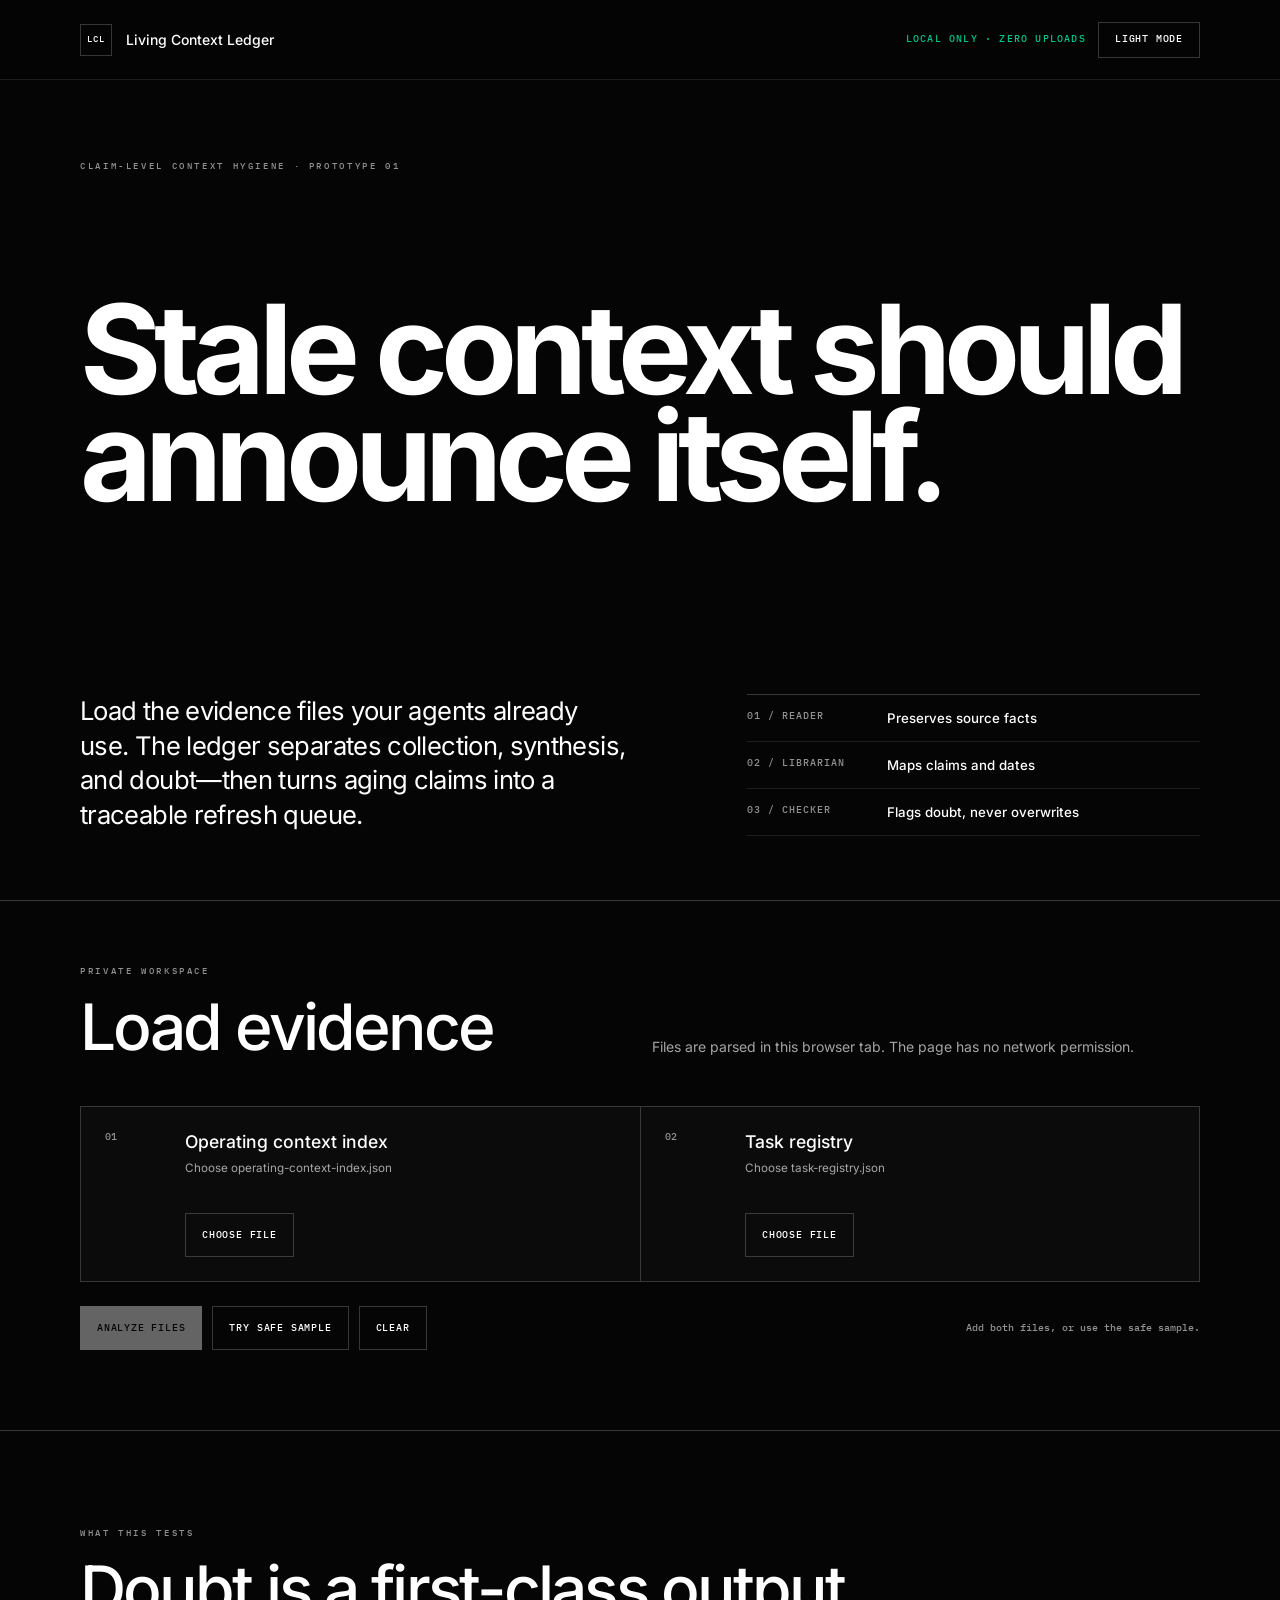
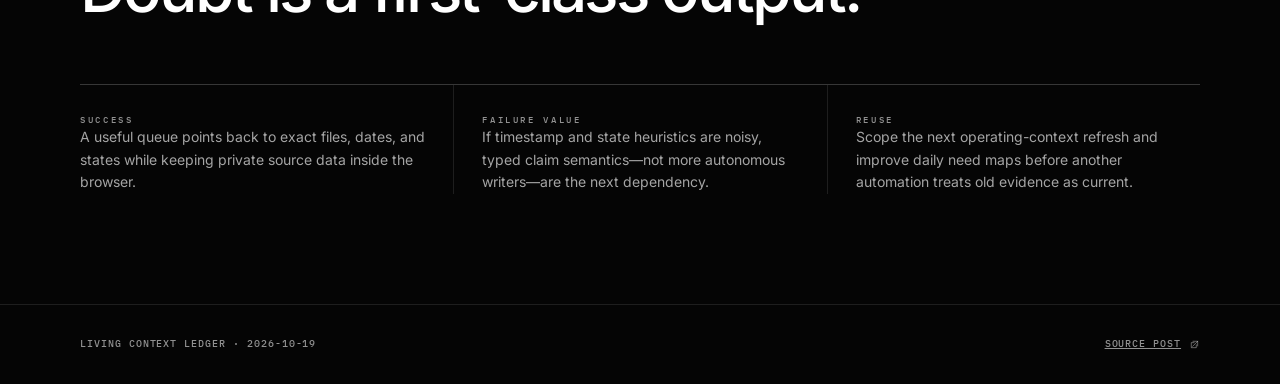
<file: living-context-ledger/index.html>
<!doctype html>
<html lang="en" data-theme="dark">
<head>
  <meta charset="utf-8">
  <meta name="viewport" content="width=device-width,initial-scale=1">
  <meta name="robots" content="noindex,nofollow,noarchive">
  <meta name="referrer" content="no-referrer">
  <meta http-equiv="Content-Security-Policy" content="default-src 'self'; script-src 'self'; style-src 'self'; font-src 'self'; img-src 'self' data:; connect-src 'none'; object-src 'none'; base-uri 'none'; form-action 'none'">
  <title>Living Context Ledger</title>
  <link rel="stylesheet" href="house.css">
  <link rel="stylesheet" href="icons.css">
  <link rel="stylesheet" href="styles.css">
  <script src="app.js" defer></script>
</head>
<body>
  <a class="skip-link" href="#workspace">Skip to workspace</a>
  <svg class="sprite" aria-hidden="true"><use href="icons.svg#check"></use></svg>
  <header class="topbar">
    <a class="brand focus-link" href="#top" aria-label="Living Context Ledger home">
      <span class="brand-mark">LCL</span>
      <span>Living Context Ledger</span>
    </a>
    <div class="topbar-actions">
      <span class="privacy-state" data-ontology-signal="verified">Local only · zero uploads</span>
      <button class="button button-quiet" id="themeToggle" type="button" aria-label="Switch to light mode">Light mode</button>
    </div>
  </header>

  <main id="top">
    <section class="hero" aria-labelledby="hero-title">
      <p class="eyebrow">Claim-level context hygiene · Prototype 01</p>
      <h1 id="hero-title">Stale context should announce itself.</h1>
      <div class="hero-grid">
        <p class="lede">Load the evidence files your agents already use. The ledger separates collection, synthesis, and doubt—then turns aging claims into a traceable refresh queue.</p>
        <div class="principle-ledger" aria-label="Processing contract">
          <div><span>01 / Reader</span><strong>Preserves source facts</strong></div>
          <div><span>02 / Librarian</span><strong>Maps claims and dates</strong></div>
          <div><span>03 / Checker</span><strong>Flags doubt, never overwrites</strong></div>
        </div>
      </div>
    </section>

    <section class="workspace" id="workspace" aria-labelledby="workspace-title">
      <div class="section-heading">
        <div>
          <p class="eyebrow">Private workspace</p>
          <h2 id="workspace-title">Load evidence</h2>
        </div>
        <p>Files are parsed in this browser tab. The page has no network permission.</p>
      </div>

      <div class="input-grid">
        <label class="file-control focus-scope" for="contextFile">
          <span class="file-index">01</span>
          <span class="file-copy"><strong>Operating context index</strong><small id="contextStatus">Choose operating-context-index.json</small></span>
          <input id="contextFile" type="file" accept="application/json,.json">
          <span class="button file-button">Choose file</span>
        </label>
        <label class="file-control focus-scope" for="tasksFile">
          <span class="file-index">02</span>
          <span class="file-copy"><strong>Task registry</strong><small id="tasksStatus">Choose task-registry.json</small></span>
          <input id="tasksFile" type="file" accept="application/json,.json">
          <span class="button file-button">Choose file</span>
        </label>
      </div>

      <div class="workspace-actions">
        <button class="button button-primary" id="analyzeButton" type="button" disabled>Analyze files</button>
        <button class="button" id="sampleButton" type="button">Try safe sample</button>
        <button class="button" id="clearButton" type="button">Clear</button>
        <span class="action-note" id="actionNote" role="status" aria-live="polite">Add both files, or use the safe sample.</span>
      </div>
      <div class="error-banner" id="errorBanner" role="alert" hidden></div>
    </section>

    <section class="results" id="results" aria-labelledby="results-title" hidden>
      <div class="section-heading results-heading">
        <div>
          <p class="eyebrow">Checker output</p>
          <h2 id="results-title">Refresh queue</h2>
        </div>
        <button class="button" id="exportButton" type="button">
          <svg class="ontology-icon" aria-hidden="true"><use href="icons.svg#arrow-forward"></use></svg>
          Export JSON
        </button>
      </div>

      <div class="metrics" aria-label="Ledger summary">
        <div class="metric"><span>Claims mapped</span><strong id="metricClaims">0</strong></div>
        <div class="metric"><span>Current</span><strong id="metricCurrent" data-ontology-signal="current">0</strong></div>
        <div class="metric"><span>Aging</span><strong id="metricAging">0</strong></div>
        <div class="metric"><span>Stale / unknown</span><strong id="metricStale">0</strong></div>
        <div class="metric"><span>Doubt flags</span><strong id="metricFlags">0</strong></div>
      </div>

      <div class="filter-row" aria-label="Filter refresh queue">
        <button class="filter is-active" data-filter="all" data-ontology-signal="active" type="button">All</button>
        <button class="filter" data-filter="stale" type="button">Stale</button>
        <button class="filter" data-filter="aging" type="button">Aging</button>
        <button class="filter" data-filter="current" type="button">Current</button>
        <button class="filter" data-filter="unknown" type="button">Unknown</button>
      </div>

      <div class="queue" id="queue" aria-live="polite"></div>
      <div class="empty-state" id="emptyState" hidden>
        <p class="eyebrow">No matching claims</p>
        <h3>The selected filter is clear.</h3>
        <p>Choose another status or load newer evidence.</p>
      </div>
    </section>

    <section class="judgment" aria-labelledby="judgment-title">
      <p class="eyebrow">What this tests</p>
      <h2 id="judgment-title">Doubt is a first-class output.</h2>
      <div class="judgment-grid">
        <div>
          <span class="label">Success</span>
          <p>A useful queue points back to exact files, dates, and states while keeping private source data inside the browser.</p>
        </div>
        <div>
          <span class="label">Failure value</span>
          <p>If timestamp and state heuristics are noisy, typed claim semantics—not more autonomous writers—are the next dependency.</p>
        </div>
        <div>
          <span class="label">Reuse</span>
          <p>Scope the next operating-context refresh and improve daily need maps before another automation treats old evidence as current.</p>
        </div>
      </div>
    </section>
  </main>

  <footer>
    <span>Living Context Ledger · 2026-10-19</span>
    <a class="focus-link" href="https://x.com/i/status/2111837226006921640" target="_blank" rel="noopener noreferrer">
      Source post
      <svg class="ontology-icon" aria-hidden="true"><use href="icons.svg#arrow-external"></use></svg>
    </a>
  </footer>
</body>
</html>
</file>
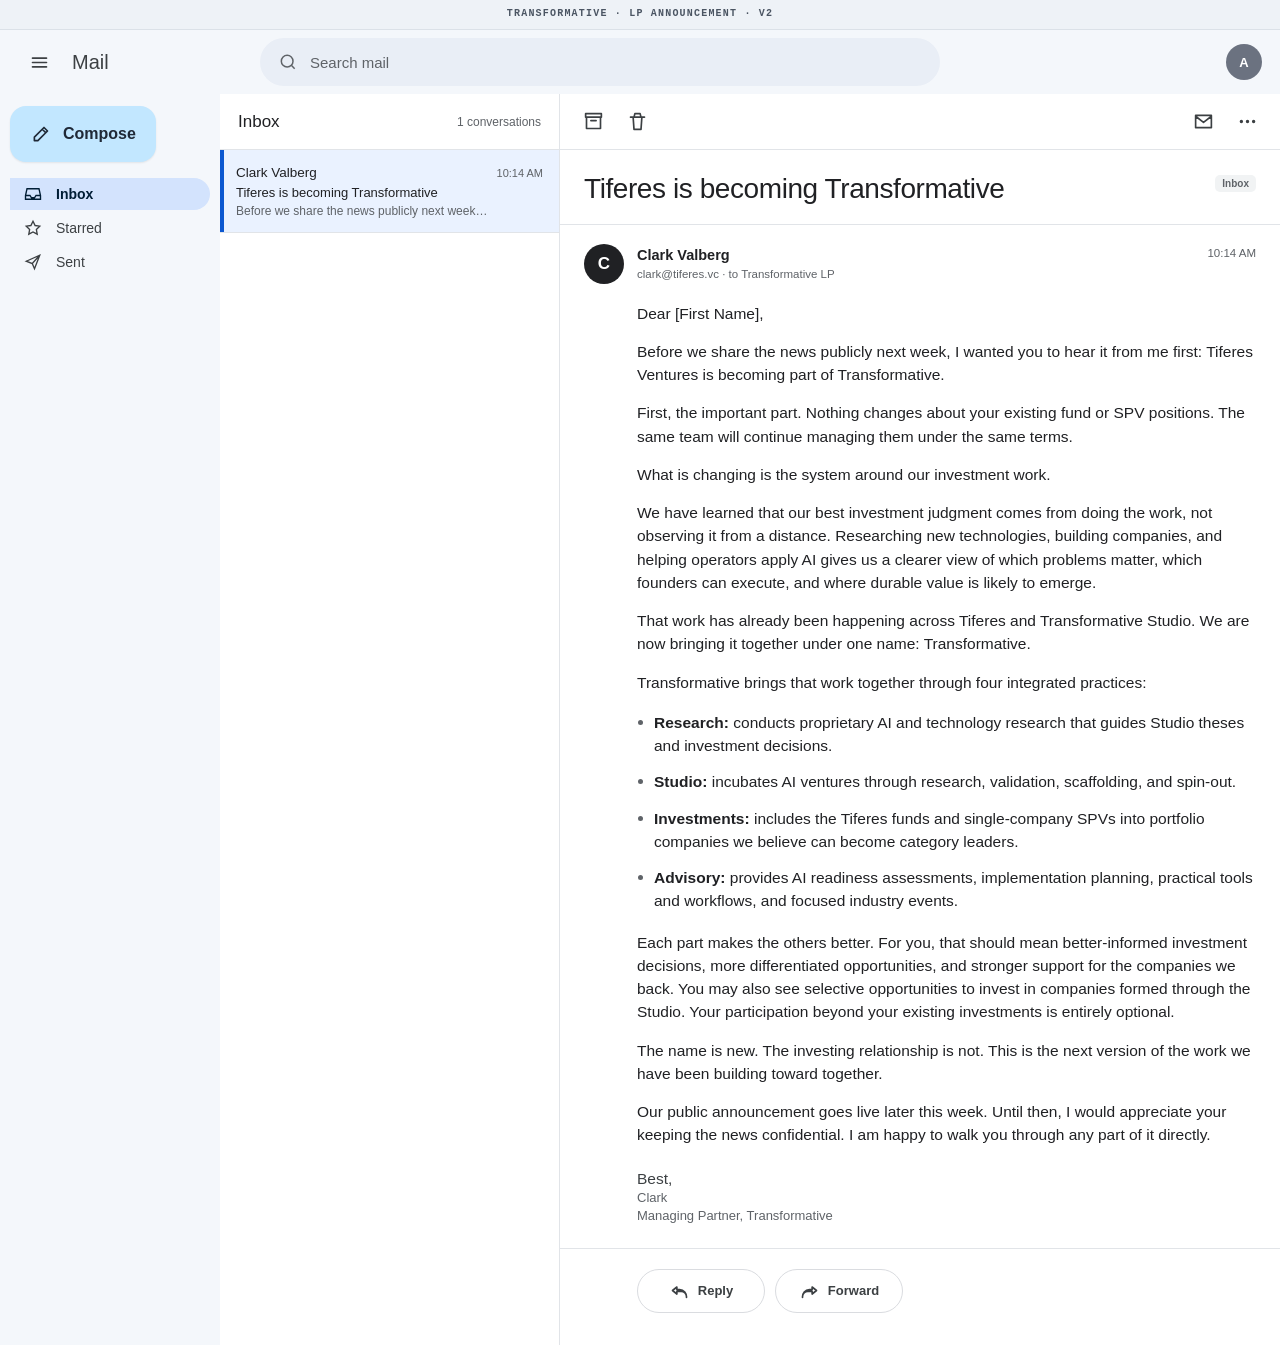
<file: transformative-future-email-preview/index.html>
<!doctype html>
<html lang="en">
<head>
  <meta charset="utf-8">
  <meta name="viewport" content="width=device-width, initial-scale=1, viewport-fit=cover">
  <meta name="robots" content="noindex,nofollow,noarchive">
  <title>Transformative · LP announcement · v2 · Tiferes is becoming Transformative</title>
  <style>:root {
  color-scheme: light;
  --ink: #202124;
  --muted: #5f6368;
  --faint: #80868b;
  --rule: #e1e4e8;
  --canvas: #f4f7fb;
  --paper: #ffffff;
  --soft: #f7f8fa;
  --selected: #d3e3fd;
  --blue: #0b57d0;
  --blue-soft: #c2e7ff;
  --shadow: 0 24px 70px rgba(34, 48, 67, .14);
}

* { box-sizing: border-box; }

html, body {
  margin: 0;
  min-height: 100%;
  max-width: 100%;
  overflow-x: hidden;
}

body {
  background: var(--canvas);
  color: var(--ink);
  font-family: Arial, Helvetica, sans-serif;
  -webkit-font-smoothing: antialiased;
}

button, a { -webkit-tap-highlight-color: transparent; }
button { font: inherit; }

.project-label {
  min-height: 30px;
  padding: 8px 18px;
  display: flex;
  align-items: center;
  justify-content: center;
  color: #4b5563;
  background: #eef2f7;
  border-bottom: 1px solid #dbe1e8;
  font: 700 10px/1.25 ui-monospace, SFMono-Regular, Menlo, Consolas, monospace;
  letter-spacing: .12em;
  text-align: center;
  text-transform: uppercase;
}

.mail-app {
  min-height: calc(100vh - 30px);
  display: grid;
  grid-template-rows: 64px minmax(0, 1fr);
  background: var(--paper);
}

.app-topbar {
  position: sticky;
  top: 0;
  z-index: 20;
  display: grid;
  grid-template-columns: 220px minmax(280px, 680px) 1fr;
  gap: 22px;
  align-items: center;
  padding: 8px 18px;
  background: var(--canvas);
}

.brand-row { display: flex; align-items: center; gap: 12px; min-width: 0; }
.brand-row strong { font-size: 20px; font-weight: 500; color: #3c4043; }

.icon-button {
  width: 42px;
  height: 42px;
  border: 0;
  border-radius: 50%;
  display: grid;
  place-items: center;
  color: #3c4043;
  background: transparent;
  cursor: default;
}
.icon-button:focus-visible, .reply-action:focus-visible, .compose-button:focus-visible, .link-card:focus-visible {
  outline: 3px solid rgba(11, 87, 208, .35);
  outline-offset: 2px;
}
.icon-button svg, .reply-action svg, .compose-button svg {
  width: 21px;
  height: 21px;
  fill: none;
  stroke: currentColor;
  stroke-width: 1.9;
  stroke-linecap: round;
  stroke-linejoin: round;
}

.search-bar {
  height: 48px;
  display: flex;
  align-items: center;
  gap: 12px;
  padding: 0 18px;
  color: var(--muted);
  background: #e9eef6;
  border-radius: 24px;
  font-size: 15px;
}
.search-bar svg { width: 20px; height: 20px; fill: none; stroke: currentColor; stroke-width: 1.8; }
.account-dot { justify-self: end; width: 36px; height: 36px; border-radius: 50%; background: #6b7280; color: white; display: grid; place-items: center; font-size: 13px; font-weight: 700; }

.app-body { min-height: 0; display: grid; grid-template-columns: 220px 340px minmax(0, 1fr); }

.nav-pane { min-width: 0; padding: 12px 10px 24px; background: var(--canvas); }
.compose-button {
  min-width: 142px;
  min-height: 56px;
  padding: 0 20px;
  border: 0;
  border-radius: 16px;
  display: flex;
  align-items: center;
  gap: 12px;
  color: #1f2937;
  background: var(--blue-soft);
  font-weight: 700;
  box-shadow: 0 1px 2px rgba(0,0,0,.08);
}
.nav-list { margin-top: 16px; display: grid; gap: 2px; }
.nav-item { height: 32px; padding: 0 14px; border-radius: 0 16px 16px 0; display: flex; align-items: center; gap: 14px; color: #3c4043; font-size: 14px; }
.nav-item.active { background: var(--selected); color: #001d35; font-weight: 700; }
.nav-item svg { width: 18px; height: 18px; fill: none; stroke: currentColor; stroke-width: 1.8; }

.inbox-pane { min-width: 0; border-right: 1px solid var(--rule); background: var(--paper); }
.inbox-title { height: 56px; padding: 0 18px; display: flex; align-items: center; justify-content: space-between; border-bottom: 1px solid var(--rule); }
.inbox-title h2 { margin: 0; font-size: 17px; font-weight: 500; }
.inbox-count { color: var(--muted); font-size: 12px; }
.inbox-list { display: grid; }
.inbox-item { min-width: 0; padding: 15px 16px 14px; border-bottom: 1px solid var(--rule); background: var(--paper); }
.inbox-item.selected { background: #eaf2ff; box-shadow: inset 4px 0 0 var(--blue); }
.inbox-item.unread .inbox-sender, .inbox-item.unread .inbox-subject { font-weight: 700; }
.inbox-line { display: flex; gap: 10px; align-items: baseline; }
.inbox-sender, .inbox-subject, .inbox-preview { min-width: 0; overflow: hidden; text-overflow: ellipsis; white-space: nowrap; }
.inbox-sender { flex: 1; font-size: 13.5px; font-weight: 500; }
.inbox-time { color: var(--muted); font-size: 11px; white-space: nowrap; }
.inbox-subject { margin-top: 5px; font-size: 13px; }
.inbox-preview { margin-top: 4px; color: var(--muted); font-size: 12px; }

.thread-pane { min-width: 0; background: var(--paper); }
.thread-toolbar {
  position: sticky;
  top: 64px;
  z-index: 10;
  height: 56px;
  display: flex;
  align-items: center;
  justify-content: space-between;
  padding: 0 12px;
  background: rgba(255,255,255,.97);
  border-bottom: 1px solid var(--rule);
}
.toolbar-group { display: flex; align-items: center; gap: 2px; }
.mobile-back { display: none; }

.thread-content { width: min(100%, 820px); margin: 0 auto; }
.thread-head { padding: 22px 24px 18px; }
.subject-row { display: flex; gap: 10px; align-items: flex-start; }
.subject-row h1 { min-width: 0; margin: 0; flex: 1; color: #202124; font-size: clamp(22px, 2.2vw, 28px); line-height: 1.2; font-weight: 500; letter-spacing: -.015em; overflow-wrap: anywhere; }
.inbox-chip { margin-top: 3px; padding: 3px 7px; border-radius: 5px; background: #f1f3f4; color: #5f6368; font-size: 10px; font-weight: 700; white-space: nowrap; }

.message { border-top: 1px solid var(--rule); padding: 19px 24px 22px; }
.message-meta { display: grid; grid-template-columns: 42px minmax(0, 1fr) auto; gap: 11px; align-items: start; }
.avatar { width: 40px; height: 40px; border-radius: 50%; display: grid; place-items: center; color: white; font-weight: 700; font-size: 17px; }
.sender-line { min-width: 0; padding-top: 2px; }
.sender-name { font-size: 14.5px; line-height: 1.25; font-weight: 700; white-space: nowrap; overflow: hidden; text-overflow: ellipsis; }
.sender-detail { margin-top: 3px; color: var(--muted); font-size: 11.5px; line-height: 1.3; white-space: nowrap; overflow: hidden; text-overflow: ellipsis; }
.message-time { padding-top: 3px; color: var(--muted); font-size: 11.5px; white-space: nowrap; }

.message-body { margin: 18px 2px 0 53px; max-width: 680px; font-size: 15.5px; line-height: 1.5; }
.message-body p { margin: 0 0 15px; overflow-wrap: anywhere; }
.inline-link { color: var(--blue); text-decoration: underline; text-decoration-thickness: 1px; text-underline-offset: 2px; }
.inline-link:hover { text-decoration-thickness: 2px; }
.resource-links { margin: 0 0 15px; }
.resource-links__label { display: block; margin-bottom: 4px; color: inherit; font-size: inherit; font-weight: 400; letter-spacing: 0; text-transform: none; }
.resource-links ul { margin: 0; padding-left: 20px; }
.resource-links li { margin: 0 0 3px; line-height: inherit; }
.resource-links li span { margin-left: 6px; color: inherit; font-size: inherit; }
.link-card { display: block; margin: 17px 0; padding: 13px 14px; border: 1px solid #dadce0; border-radius: 10px; text-decoration: none; color: var(--ink); }
.link-card:hover { background: #f8fafd; border-color: #c9d4e5; }
.link-card strong { display: block; color: var(--blue); font-size: 14px; line-height: 1.3; }
.link-card span { display: block; margin-top: 4px; color: var(--muted); font-size: 12px; line-height: 1.35; }
.key-points { margin: 17px 0 18px; padding: 0; list-style: none; }
.key-points li { position: relative; margin: 0 0 13px; padding-left: 17px; }
.key-points li::before { content: ""; position: absolute; left: 1px; top: .58em; width: 5px; height: 5px; border-radius: 50%; background: #5f6368; }
.key-points strong { font-weight: 700; }
.key-points--numbered { padding-left: 24px; list-style: decimal; }
.key-points--numbered li { padding-left: 5px; }
.key-points--numbered li::before { content: none; }
.signature { margin-top: 21px; color: #3c4043; line-height: 1.4; }
.signature span { display: block; }
.signature span + span { color: var(--muted); font-size: 13px; }

.reply-row { display: flex; gap: 10px; padding: 20px 24px 32px 77px; border-top: 1px solid var(--rule); }
.reply-action { min-width: 128px; min-height: 44px; padding: 0 20px; border: 1px solid #dadce0; border-radius: 22px; background: white; color: #3c4043; font-size: 13px; font-weight: 700; display: flex; align-items: center; justify-content: center; gap: 8px; }

@media (max-width: 1180px) {
  .app-topbar { grid-template-columns: 72px minmax(280px, 620px) 1fr; }
  .brand-row strong { display: none; }
  .app-body { grid-template-columns: 72px 300px minmax(0, 1fr); }
  .nav-pane { padding-inline: 6px; }
  .compose-button { min-width: 56px; width: 56px; padding: 0; justify-content: center; }
  .compose-button span, .nav-item span { display: none; }
  .nav-item { width: 48px; padding: 0; justify-content: center; border-radius: 16px; margin-inline: auto; }
}

@media (max-width: 899px) {
  .app-topbar { grid-template-columns: 60px minmax(0, 1fr) 42px; gap: 10px; padding-inline: 10px; }
  .app-body { grid-template-columns: 64px minmax(0, 1fr); }
  .inbox-pane { display: none; }
  .thread-toolbar { top: 64px; }
  .thread-content { width: min(100%, 760px); }
}

@media (max-width: 639px) {
  body { background: var(--paper); }
  .project-label { min-height: 28px; padding: 7px 10px; font-size: 9px; }
  .mail-app { min-height: calc(100vh - 28px); display: block; }
  .app-topbar, .nav-pane { display: none; }
  .app-body { display: block; }
  .thread-toolbar { top: 0; height: 56px; }
  .mobile-back { display: grid; }
  .thread-head { padding: 18px 18px 16px; }
  .subject-row h1 { font-size: 23px; }
  .inbox-chip { display: none; }
  .message { padding: 18px 18px 20px; }
  .message-body { margin-left: 0; max-width: none; }
  .reply-row { padding: 18px 18px 26px; }
  .reply-action { flex: 1; min-width: 0; }
}

@media (min-width: 1440px) {
  .mail-app { width: min(1540px, calc(100vw - 48px)); min-height: calc(100vh - 66px); margin: 18px auto; border-radius: 18px; overflow: hidden; box-shadow: var(--shadow); }
  .app-topbar { position: static; }
  .thread-toolbar { top: 0; }
}

@media (prefers-reduced-motion: reduce) {
  * { scroll-behavior: auto !important; }
}
</style>
</head>
<body>
  <div class="project-label">Transformative · LP announcement · v2</div>
  <main class="mail-app" aria-label="Responsive email thread simulation">
    <header class="app-topbar">
      <div class="brand-row"><button class="icon-button" aria-label="Menu"><svg viewBox="0 0 24 24" aria-hidden="true"><path d="M4 7h16M4 12h16M4 17h16"/></svg></button><strong>Mail</strong></div>
      <div class="search-bar"><svg viewBox="0 0 24 24" aria-hidden="true"><circle cx="11" cy="11" r="7"/><path d="m16 16 4 4"/></svg><span>Search mail</span></div>
      <div class="account-dot" aria-label="Sample account">A</div>
    </header>
    <div class="app-body">
      <aside class="nav-pane" aria-label="Mailbox navigation">
        <button class="compose-button"><svg viewBox="0 0 24 24" aria-hidden="true"><path d="M5 19h4L20 8l-4-4L5 15v4zm9-13 4 4"/></svg><span>Compose</span></button>
        <nav class="nav-list">
          <div class="nav-item active"><svg viewBox="0 0 24 24" aria-hidden="true"><path d="M4 5h16l2 9v5H2v-5l2-9zm-2 9h6l2 3h4l2-3h6"/></svg><span>Inbox</span></div>
          <div class="nav-item"><svg viewBox="0 0 24 24" aria-hidden="true"><path d="m12 3 2.8 5.7 6.2.9-4.5 4.4 1.1 6.2-5.6-3-5.6 3 1.1-6.2L3 9.6l6.2-.9L12 3z"/></svg><span>Starred</span></div>
          <div class="nav-item"><svg viewBox="0 0 24 24" aria-hidden="true"><path d="m3 11 18-8-7 18-3-7-8-3zm8 3L21 3"/></svg><span>Sent</span></div>
        </nav>
      </aside>
      <aside class="inbox-pane" aria-label="Inbox messages">
        <div class="inbox-title"><h2>Inbox</h2><span class="inbox-count">1 conversations</span></div>
        <div class="inbox-list">
      <div class="inbox-item selected">
        <div class="inbox-line"><div class="inbox-sender">Clark Valberg</div><time class="inbox-time">10:14 AM</time></div>
        <div class="inbox-subject">Tiferes is becoming Transformative</div>
        <div class="inbox-preview">Before we share the news publicly next week…</div>
      </div></div>
      </aside>
      <section class="thread-pane" aria-label="Selected email thread">
        <nav class="thread-toolbar" aria-label="Email actions">
          <div class="toolbar-group"><button class="icon-button mobile-back" aria-label="Back"><svg viewBox="0 0 24 24" aria-hidden="true"><path d="M19 12H5m6-6-6 6 6 6"/></svg></button><button class="icon-button" aria-label="Archive"><svg viewBox="0 0 24 24" aria-hidden="true"><path d="M4 7h16v13H4zM3 3h18v4H3zm6 8h6"/></svg></button><button class="icon-button" aria-label="Delete"><svg viewBox="0 0 24 24" aria-hidden="true"><path d="M4 7h16M9 3h6l1 4H8l1-4zm-2 4 1 14h8l1-14"/></svg></button></div>
          <div class="toolbar-group"><button class="icon-button" aria-label="Mark unread"><svg viewBox="0 0 24 24" aria-hidden="true"><path d="M3 5h18v14H3zM3 6l9 7 9-7"/></svg></button><button class="icon-button" aria-label="More"><svg viewBox="0 0 24 24" aria-hidden="true"><circle cx="5" cy="12" r="1"/><circle cx="12" cy="12" r="1"/><circle cx="19" cy="12" r="1"/></svg></button></div>
        </nav>
        <div class="thread-content">
          <header class="thread-head">
            <div class="subject-row"><h1>Tiferes is becoming Transformative</h1><span class="inbox-chip">Inbox</span></div>
          </header>
          
      <article class="message">
        <header class="message-meta">
          <div class="avatar" style="background:#202124">C</div>
          <div class="sender-line">
            <div class="sender-name">Clark Valberg</div>
            <div class="sender-detail">clark@tiferes.vc · to Transformative LP</div>
          </div>
          <time class="message-time">10:14 AM</time>
        </header>
        <div class="message-body"><p>Dear [First Name],</p><p>Before we share the news publicly next week, I wanted you to hear it from me first: Tiferes Ventures is becoming part of Transformative.</p><p>First, the important part. Nothing changes about your existing fund or SPV positions. The same team will continue managing them under the same terms.</p><p>What is changing is the system around our investment work.</p><p>We have learned that our best investment judgment comes from doing the work, not observing it from a distance. Researching new technologies, building companies, and helping operators apply AI gives us a clearer view of which problems matter, which founders can execute, and where durable value is likely to emerge.</p><p>That work has already been happening across Tiferes and Transformative Studio. We are now bringing it together under one name: Transformative.</p><p>Transformative brings that work together through four integrated practices:</p><ul class="key-points"><li><strong>Research:</strong> conducts proprietary AI and technology research that guides Studio theses and investment decisions.</li><li><strong>Studio:</strong> incubates AI ventures through research, validation, scaffolding, and spin-out.</li><li><strong>Investments:</strong> includes the Tiferes funds and single-company SPVs into portfolio companies we believe can become category leaders.</li><li><strong>Advisory:</strong> provides AI readiness assessments, implementation planning, practical tools and workflows, and focused industry events.</li></ul><p>Each part makes the others better. For you, that should mean better-informed investment decisions, more differentiated opportunities, and stronger support for the companies we back. You may also see selective opportunities to invest in companies formed through the Studio. Your participation beyond your existing investments is entirely optional.</p><p>The name is new. The investing relationship is not. This is the next version of the work we have been building toward together.</p><p>Our public announcement goes live later this week. Until then, I would appreciate your keeping the news confidential. I am happy to walk you through any part of it directly.</p><div class="signature"><span>Best,</span><span>Clark</span><span>Managing Partner, Transformative</span></div></div>
      </article>
          <div class="reply-row"><button class="reply-action"><svg viewBox="0 0 24 24" aria-hidden="true"><path d="M9 8 4 12l5 4v-3h5a6 6 0 0 1 6 6v1a8 8 0 0 0-8-9H9V8z"/></svg> Reply</button><button class="reply-action"><svg viewBox="0 0 24 24" aria-hidden="true"><path d="m15 8 5 4-5 4v-3h-5a6 6 0 0 0-6 6v1a8 8 0 0 1 8-9h3V8z"/></svg> Forward</button></div>
        </div>
      </section>
    </div>
  </main>
</body>
</html>
</file>
<file: living-context-ledger/house.css>
/* GENERATED · Ontology 2.4.0 · 75872f81b1b10aebb0c745387e4a1b20cc4240592c06e85b342347a170ad89fe
   Package/public adapter. */
@font-face {
  font-family: "Ontology Inter";
  font-style: normal;
  font-weight: 100 900;
  font-display: swap;
  src: url("fonts/inter-latin-variable.woff2") format("woff2-variations");
}

@font-face {
  font-family: "Ontology Plex Mono";
  font-style: normal;
  font-weight: 400;
  font-display: swap;
  src: url("fonts/ibm-plex-mono-400.woff2") format("woff2");
}

@font-face {
  font-family: "Ontology Plex Mono";
  font-style: normal;
  font-weight: 500;
  font-display: swap;
  src: url("fonts/ibm-plex-mono-500.woff2") format("woff2");
}

:root {
  color-scheme: dark;
  font-size: 14px;

  /* Canonical Ontology color primitives. */
  --ontology-black: #050505;
  --ontology-carbon: #000000;
  --ontology-white: #ffffff;
  --ontology-ghost: #f9f9f9;
  --ontology-signal: #00c38b;
  --ontology-signal-text: var(--ontology-signal);

  /* Briefing product adaptation. */
  --ontology-paper: #f7f7f4;
  --ontology-paper-ink-2: #4b4b49;
  --ontology-paper-faint: #7d7d79;
  --ontology-paper-faint-readable: #656563;
  --ontology-paper-rule: #dcdcd6;
  --ontology-carbon-ink: #f5f5f0;
  --ontology-carbon-2: #a8aaa6;
  --ontology-carbon-rule: #292b29;

  /* Theme-semantic surface tokens. */
  --ontology-canvas: var(--ontology-black);
  --ontology-canvas-2: #0a0a0a;
  --ontology-ink: var(--ontology-white);
  --ontology-ink-2: rgba(255, 255, 255, 0.64);
  --ontology-faint: rgba(255, 255, 255, 0.56);
  --ontology-very-faint: rgba(255, 255, 255, 0.24);
  --ontology-rule: rgba(255, 255, 255, 0.1);
  --ontology-rule-strong: rgba(255, 255, 255, 0.2);
  --ontology-surface: rgba(255, 255, 255, 0.025);
  --ontology-signal-wash: rgba(0, 195, 139, 0.07);

  --ontology-text: "Ontology Inter", Inter, Arial, sans-serif;
  --ontology-mono: "Ontology Plex Mono", "IBM Plex Mono", ui-monospace, monospace;

  --ontology-frame: 1440px;
  --ontology-reading: 900px;
  --ontology-header: 80px;
  --ontology-sidebar: 240px;
  --ontology-pad: 80px;

  --ontology-space-1: 4px;
  --ontology-space-2: 8px;
  --ontology-space-3: 12px;
  --ontology-space-4: 16px;
  --ontology-space-5: 24px;
  --ontology-space-6: 32px;
  --ontology-space-7: 48px;
  --ontology-space-8: 64px;
  --ontology-space-9: 80px;
  --ontology-space-10: 96px;
  --ontology-space-11: 128px;
  --ontology-space-12: 160px;

  --ontology-fast: 300ms;
  --ontology-theme: 500ms;
  --ontology-entry-fast: 700ms;
  --ontology-entry: 1000ms;
  --ontology-ease: cubic-bezier(0.4, 0, 0.2, 1);

  --ontology-monument-weight: 800;
  --ontology-thesis-weight: 700;
  --ontology-display-weight: 500;
  --ontology-headline-weight: 400;
  --ontology-body-weight: 400;
  --ontology-lede-weight: 300;
  --ontology-label-weight: 500;
  --ontology-monument-size: clamp(4.2rem, 12.4vw, 12.7rem);
  --ontology-monument-leading: 0.84;
  --ontology-monument-tracking: -0.045em;
  --ontology-thesis-size: var(--ontology-monument-size);
  --ontology-thesis-leading: 0.86;
  --ontology-thesis-tracking: -0.055em;
  --ontology-display-size: clamp(4.2rem, 8vw, 8rem);
  --ontology-display-leading: 0.85;
  --ontology-display-tracking: -0.05em;
  --ontology-headline-size: clamp(2.25rem, 4vw, 3.75rem);
  --ontology-headline-leading: 1.1;
  --ontology-headline-tracking: -0.025em;
  --ontology-body-size: clamp(1.125rem, 1.15vw, 1.25rem);
  --ontology-body-leading: 1.625;
  --ontology-label-size: 0.625rem;
  --ontology-label-leading: 1.4;
  --ontology-label-tracking: 0.3em;
}

html[data-theme="light"] {
  color-scheme: light;
  --ontology-canvas: var(--ontology-white);
  --ontology-canvas-2: var(--ontology-ghost);
  --ontology-ink: var(--ontology-black);
  --ontology-ink-2: rgba(5, 5, 5, 0.68);
  --ontology-faint: rgba(5, 5, 5, 0.6);
  --ontology-very-faint: rgba(5, 5, 5, 0.24);
  --ontology-rule: rgba(5, 5, 5, 0.1);
  --ontology-rule-strong: rgba(5, 5, 5, 0.2);
  --ontology-surface: rgba(5, 5, 5, 0.025);
  --ontology-signal-text: #006b4f;
}

@media (max-width: 1023px) {
  :root {
    --ontology-pad: 48px;
  }
}

@media (max-width: 767px) {
  :root {
    --ontology-pad: 24px;
    --ontology-monument-size: clamp(3.5rem, 16.2vw, 6rem);
  }
}
</file>
<file: living-context-ledger/icons.css>
.ontology-icon {
  display: inline-block;
  inline-size: 1.15em;
  block-size: 1.15em;
  flex: 0 0 auto;
  overflow: visible;
  fill: none;
  stroke: currentColor;
  stroke-width: 1.5;
  stroke-linecap: square;
  stroke-linejoin: miter;
}

.ontology-icon-button,
.ontology-icon-label {
  display: inline-flex;
  align-items: center;
  justify-content: center;
}

.ontology-icon-label {
  gap: 0.625em;
}

.ontology-icon-button {
  min-inline-size: 24px;
  min-block-size: 24px;
}
</file>
<file: living-context-ledger/styles.css>
* { box-sizing: border-box; }
html { scroll-behavior: smooth; }
body {
  margin: 0;
  background: var(--ontology-canvas);
  color: var(--ontology-ink);
  font-family: var(--ontology-text);
  min-width: 320px;
}
button, input { font: inherit; }
button { color: inherit; }
a { color: inherit; }
.sprite { position: absolute; width: 0; height: 0; overflow: hidden; }
.skip-link {
  position: fixed;
  left: 16px;
  top: 12px;
  z-index: 20;
  width: 24px;
  height: 24px;
  padding: 0;
  margin: -24px;
  overflow: hidden;
  clip: rect(0 0 0 0);
  white-space: nowrap;
  background: var(--ontology-signal);
  color: var(--ontology-black);
  font-family: var(--ontology-mono);
  font-weight: 500;
}
.skip-link:focus {
  width: auto;
  height: auto;
  margin: 0;
  padding: 12px 16px;
  clip: auto;
}

.topbar {
  height: var(--ontology-header);
  border-bottom: 1px solid var(--ontology-rule);
  display: flex;
  align-items: center;
  justify-content: space-between;
  padding: 0 var(--ontology-pad);
  position: sticky;
  top: 0;
  z-index: 10;
  background: color-mix(in srgb, var(--ontology-canvas) 94%, transparent);
  backdrop-filter: blur(12px);
}
.brand { display: flex; align-items: center; gap: 14px; text-decoration: none; font-weight: 500; }
.brand-mark {
  width: 32px;
  height: 32px;
  border: 1px solid var(--ontology-rule-strong);
  display: grid;
  place-items: center;
  font: 500 .62rem/1 var(--ontology-mono);
  letter-spacing: .12em;
}
.topbar-actions { display: flex; align-items: center; gap: 12px; }
[data-ontology-signal="verified"] { color: var(--ontology-signal-text); }
.privacy-state { font: 500 .72rem/1.2 var(--ontology-mono); text-transform: uppercase; letter-spacing: .12em; }

main { max-width: var(--ontology-frame); margin: 0 auto; }
.hero, .workspace, .results, .judgment { padding-inline: var(--ontology-pad); }
.hero { min-height: calc(100svh - var(--ontology-header)); padding-block: 80px 64px; display: flex; flex-direction: column; justify-content: space-between; }
.eyebrow, .label {
  margin: 0 0 20px;
  font: 500 var(--ontology-label-size)/var(--ontology-label-leading) var(--ontology-mono);
  text-transform: uppercase;
  letter-spacing: var(--ontology-label-tracking);
  color: var(--ontology-faint);
}
h1 {
  max-width: 1180px;
  margin: 0;
  font-size: clamp(4.6rem, 9.7vw, 10.4rem);
  line-height: .86;
  letter-spacing: -.055em;
  font-weight: 700;
}
.hero-grid { display: grid; grid-template-columns: repeat(12, 1fr); gap: 24px; margin-top: 80px; }
.lede { grid-column: 1 / span 6; margin: 0; font-size: clamp(1.35rem, 2vw, 2rem); line-height: 1.35; letter-spacing: -.025em; }
.principle-ledger { grid-column: 8 / -1; border-top: 1px solid var(--ontology-rule-strong); }
.principle-ledger div { display: grid; grid-template-columns: 120px 1fr; gap: 20px; padding: 15px 0; border-bottom: 1px solid var(--ontology-rule); }
.principle-ledger span { font: 500 .68rem/1.35 var(--ontology-mono); text-transform: uppercase; letter-spacing: .1em; color: var(--ontology-faint); }
.principle-ledger strong { font-size: .95rem; font-weight: 500; }

.workspace, .results { border-top: 1px solid var(--ontology-rule-strong); padding-block: 64px 80px; }
.section-heading { display: grid; grid-template-columns: 1fr 1fr; gap: 24px; align-items: end; margin-bottom: 48px; }
.section-heading h2, .judgment h2 { margin: 0; font-size: clamp(2.7rem, 5vw, 5rem); line-height: .95; letter-spacing: -.045em; font-weight: 500; }
.section-heading > p { max-width: 520px; margin: 0; color: var(--ontology-ink-2); line-height: 1.6; }
.input-grid { display: grid; grid-template-columns: 1fr 1fr; border: 1px solid var(--ontology-rule-strong); }
.file-control { min-height: 174px; padding: 24px; position: relative; display: grid; grid-template-columns: 50px 1fr; align-content: space-between; gap: 30px; cursor: pointer; background: var(--ontology-surface); }
.file-control + .file-control { border-left: 1px solid var(--ontology-rule-strong); }
.file-control:hover { background: var(--ontology-surface); }
.focus-scope:focus-within { outline: 2px solid var(--ontology-signal); outline-offset: 3px; }
.file-control input { position: absolute; inline-size: 1px; block-size: 1px; opacity: 0; }
.file-index { font: 500 .68rem/1.2 var(--ontology-mono); color: var(--ontology-faint); }
.file-copy { display: flex; flex-direction: column; gap: 8px; }
.file-copy strong { font-size: 1.25rem; font-weight: 500; }
.file-copy small { color: var(--ontology-ink-2); line-height: 1.4; overflow-wrap: anywhere; }
.file-button { grid-column: 2; width: max-content; }
.workspace-actions { margin-top: 24px; display: flex; align-items: center; gap: 10px; flex-wrap: wrap; }
.action-note { margin-left: auto; color: var(--ontology-faint); font: 500 .7rem/1.4 var(--ontology-mono); }
.button {
  min-height: 44px;
  border: 1px solid var(--ontology-rule-strong);
  border-radius: 0;
  background: transparent;
  padding: 0 16px;
  display: inline-flex;
  align-items: center;
  justify-content: center;
  gap: 8px;
  cursor: pointer;
  font: 500 .72rem/1 var(--ontology-mono);
  text-transform: uppercase;
  letter-spacing: .08em;
}
.button:hover:not(:disabled) { background: var(--ontology-surface); border-color: var(--ontology-ink); }
.button:focus-visible, .filter:focus-visible, .focus-link:focus-visible { outline: 2px solid var(--ontology-signal); outline-offset: 3px; }
.button-primary { background: var(--ontology-ink); color: var(--ontology-canvas); border-color: var(--ontology-ink); }
.button-primary:hover:not(:disabled) { background: var(--ontology-canvas); color: var(--ontology-ink); border-color: var(--ontology-ink); }
.button:disabled { opacity: .38; cursor: not-allowed; }
.button-quiet { min-height: 36px; }
.error-banner { margin-top: 24px; border: 1px solid var(--ontology-rule-strong); padding: 16px; color: var(--ontology-ink); font-family: var(--ontology-mono); line-height: 1.5; }

.results { background: var(--ontology-canvas-2); }
.results-heading { grid-template-columns: 1fr auto; }
.metrics { display: grid; grid-template-columns: repeat(5, 1fr); border-top: 1px solid var(--ontology-rule-strong); border-bottom: 1px solid var(--ontology-rule-strong); }
.metric { min-height: 128px; padding: 20px 16px; display: flex; flex-direction: column; justify-content: space-between; }
.metric + .metric { border-left: 1px solid var(--ontology-rule); }
.metric span { font: 500 .65rem/1.3 var(--ontology-mono); text-transform: uppercase; letter-spacing: .12em; color: var(--ontology-faint); }
.metric strong { font-size: clamp(2.4rem, 5vw, 4.8rem); line-height: .8; letter-spacing: -.06em; font-weight: 500; }
.metric strong[data-ontology-signal="current"] { color: var(--ontology-signal-text); }
.filter-row { display: flex; gap: 0; margin: 32px 0 20px; overflow-x: auto; }
.filter { min-height: 40px; min-width: 88px; padding: 0 14px; border: 1px solid var(--ontology-rule); border-right: 0; background: transparent; cursor: pointer; font: 500 .68rem/1 var(--ontology-mono); text-transform: uppercase; letter-spacing: .08em; }
.filter:last-child { border-right: 1px solid var(--ontology-rule); }
[data-ontology-signal="active"] { color: var(--ontology-signal-text); border-color: var(--ontology-signal); }
.queue { border-top: 1px solid var(--ontology-rule-strong); }
.queue-row { display: grid; grid-template-columns: 110px minmax(220px, 1.4fr) minmax(180px, 1fr) 120px; gap: 24px; padding: 22px 0; border-bottom: 1px solid var(--ontology-rule); align-items: start; }
.queue-status { font: 500 .68rem/1.3 var(--ontology-mono); text-transform: uppercase; letter-spacing: .1em; }
.queue-status[data-ontology-signal="current"] { color: var(--ontology-signal-text); }
.queue-status[data-status="aging"] { color: var(--ontology-ink); }
.queue-status[data-status="stale"], .queue-status[data-status="unknown"] { color: var(--ontology-faint); }
.queue-main strong { display: block; font-weight: 500; font-size: 1.08rem; line-height: 1.35; }
.queue-main small, .queue-source, .queue-age { color: var(--ontology-faint); line-height: 1.45; overflow-wrap: anywhere; }
.queue-main small { display: block; margin-top: 6px; }
.queue-source { font-family: var(--ontology-mono); font-size: .72rem; }
.queue-age { text-align: right; font-family: var(--ontology-mono); font-size: .72rem; }
.flag { display: inline-block; margin-top: 8px; border-left: 2px solid var(--ontology-ink); padding-left: 9px; color: var(--ontology-ink-2); font-size: .8rem; }
.empty-state { padding: 64px 0; border-bottom: 1px solid var(--ontology-rule); }
.empty-state h3 { margin: 0 0 8px; font-size: 2rem; font-weight: 500; }
.empty-state p:last-child { color: var(--ontology-faint); }

.judgment { padding-block: 96px 110px; border-top: 1px solid var(--ontology-rule-strong); }
.judgment h2 { max-width: 850px; }
.judgment-grid { display: grid; grid-template-columns: repeat(3, 1fr); gap: 0; margin-top: 64px; border-top: 1px solid var(--ontology-rule-strong); }
.judgment-grid > div { padding: 24px 28px 0 0; }
.judgment-grid > div + div { border-left: 1px solid var(--ontology-rule); padding-left: 28px; }
.judgment-grid p { margin: 0; line-height: 1.6; color: var(--ontology-ink-2); }
footer { max-width: var(--ontology-frame); margin: 0 auto; min-height: 80px; padding: 0 var(--ontology-pad); border-top: 1px solid var(--ontology-rule); display: flex; align-items: center; justify-content: space-between; gap: 20px; font: 500 .68rem/1.4 var(--ontology-mono); text-transform: uppercase; letter-spacing: .1em; color: var(--ontology-faint); }
footer a { display: inline-flex; align-items: center; gap: 8px; min-height: 44px; }

@media (max-width: 1023px) {
  .hero { min-height: auto; }
  .lede { grid-column: 1 / span 7; }
  .principle-ledger { grid-column: 8 / -1; }
  .metrics { grid-template-columns: repeat(3, 1fr); }
  .metric:nth-child(4) { border-left: 0; border-top: 1px solid var(--ontology-rule); }
  .metric:nth-child(5) { border-top: 1px solid var(--ontology-rule); }
  .queue-row { grid-template-columns: 90px 1.4fr 1fr 90px; gap: 16px; }
}

@media (max-width: 767px) {
  .topbar { height: auto; min-height: 72px; padding-block: 12px; }
  .brand > span:last-child { display: none; }
  .privacy-state { max-width: 110px; text-align: right; }
  .button-quiet { padding-inline: 10px; }
  .hero { padding-block: 54px 48px; }
  h1 { font-size: clamp(4rem, 17vw, 6rem); }
  .hero-grid { display: block; margin-top: 56px; }
  .principle-ledger { margin-top: 44px; }
  .principle-ledger div { grid-template-columns: 96px 1fr; }
  .section-heading { display: block; margin-bottom: 34px; }
  .section-heading > p { margin-top: 20px; }
  .input-grid { grid-template-columns: 1fr; }
  .file-control + .file-control { border-left: 0; border-top: 1px solid var(--ontology-rule-strong); }
  .action-note { width: 100%; margin: 8px 0 0; }
  .results-heading .button { margin-top: 24px; }
  .metrics { grid-template-columns: 1fr 1fr; }
  .metric:nth-child(3) { border-left: 0; border-top: 1px solid var(--ontology-rule); }
  .metric:nth-child(4) { border-left: 1px solid var(--ontology-rule); }
  .metric:nth-child(5) { border-left: 0; grid-column: 1 / -1; }
  .queue-row { grid-template-columns: 82px 1fr; }
  .queue-source { grid-column: 2; }
  .queue-age { grid-column: 2; text-align: left; }
  .judgment-grid { grid-template-columns: 1fr; }
  .judgment-grid > div { padding: 24px 0; border-bottom: 1px solid var(--ontology-rule); }
  .judgment-grid > div + div { border-left: 0; padding-left: 0; }
  footer { align-items: flex-start; flex-direction: column; justify-content: center; padding-block: 20px; }
}

@media (prefers-reduced-motion: reduce) {
  html { scroll-behavior: auto; }
  *, *::before, *::after { transition-duration: .01ms !important; animation-duration: .01ms !important; }
}
</file>
